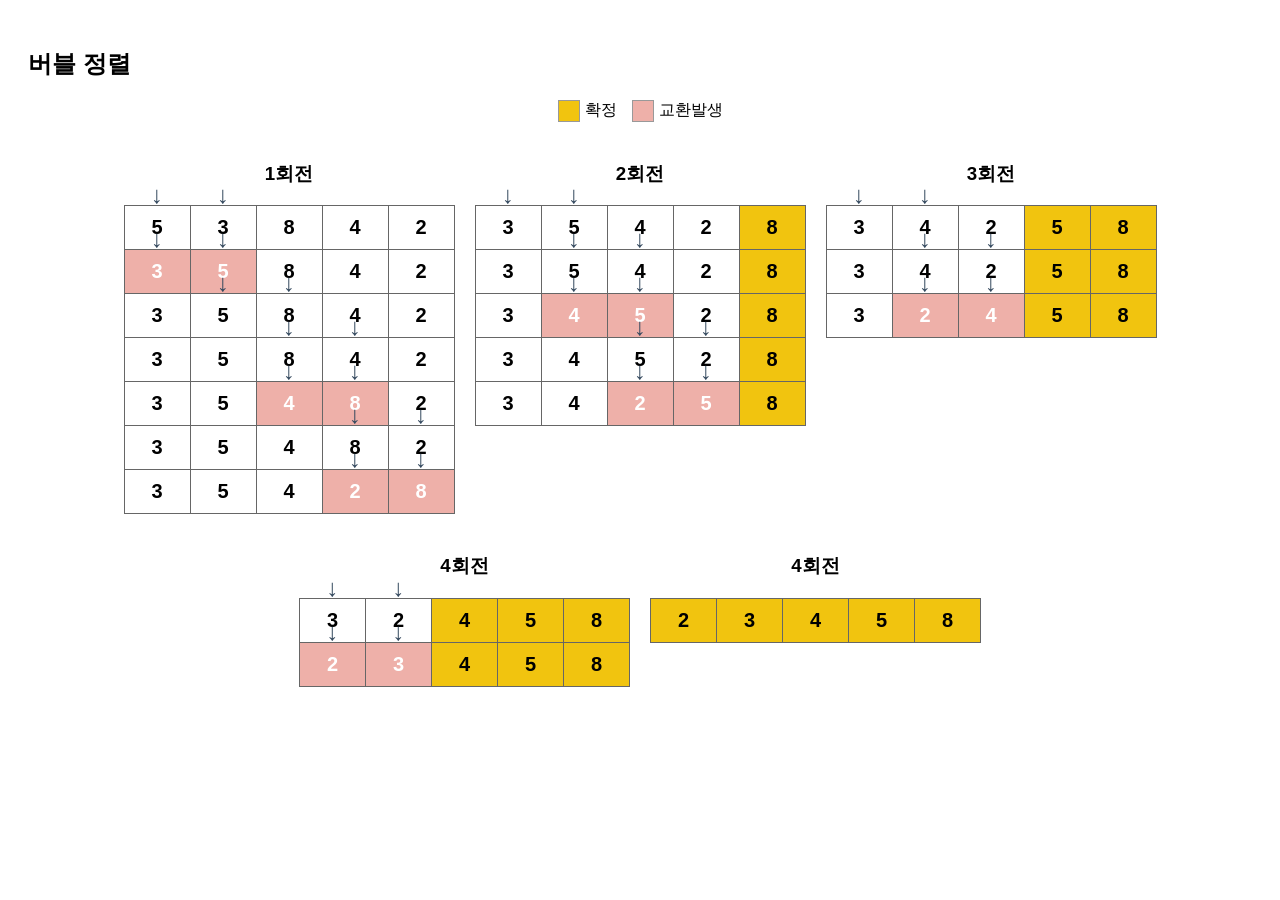
<file: workspace/sort/bubble/index.html>
<!DOCTYPE html>
<html lang="ko">
  <head>
    <meta charset="UTF-8" />
    <title>버블 정렬</title>
    <link rel="stylesheet" href="./style.css" />
  </head>
  <body>
    <h2>버블 정렬</h2>
    <div
      style="
        text-align: center;
        margin-bottom: 20px;
        display: flex;
        align-items: center;
        justify-content: center;
      "
    >
      <span
        style="
          display: inline-block;
          width: 20px;
          height: 20px;
          background-color: #f1c40f;
          margin-right: 5px;
          border: 1px solid #999;
        "
      ></span>
      <span style="margin-right: 15px">확정</span>

      <span
        style="
          display: inline-block;
          width: 20px;
          height: 20px;
          background-color: #eeb0a9;
          margin-right: 5px;
          border: 1px solid #999;
        "
      ></span>
      <span>교환발생</span>
    </div>

    <div class="container" id="container"></div>

    <script src="./script.js"></script>
  </body>
</html>
</file>
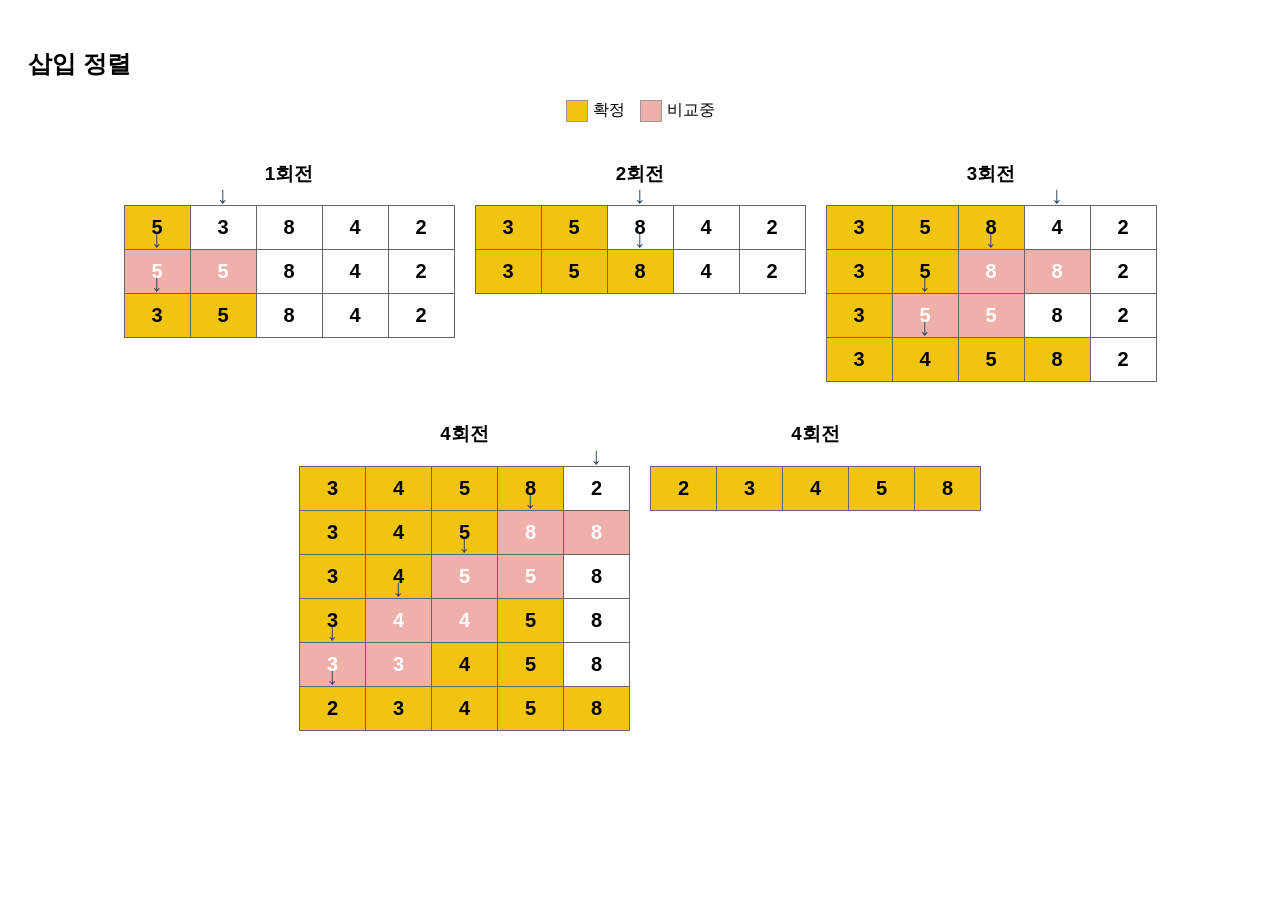
<file: workspace/sort/insert/index.html>
<!DOCTYPE html>
<html lang="ko">
  <head>
    <meta charset="UTF-8" />
    <title>삽입 정렬</title>
    <link rel="stylesheet" href="style.css" />
  </head>
  <body>
    <h2>삽입 정렬</h2>
    <div
      style="
        text-align: center;
        margin-bottom: 20px;
        display: flex;
        align-items: center;
        justify-content: center;
      "
    >
      <span
        style="
          display: inline-block;
          width: 20px;
          height: 20px;
          background-color: #f1c40f;
          margin-right: 5px;
          border: 1px solid #999;
        "
      ></span>
      <span style="margin-right: 15px">확정</span>

      <span
        style="
          display: inline-block;
          width: 20px;
          height: 20px;
          background-color: #eeb0a9;
          margin-right: 5px;
          border: 1px solid #999;
        "
      ></span>
      <span>비교중</span>
    </div>
    <div class="container" id="container"></div>

    <script src="script.js"></script>
  </body>
</html>
</file>
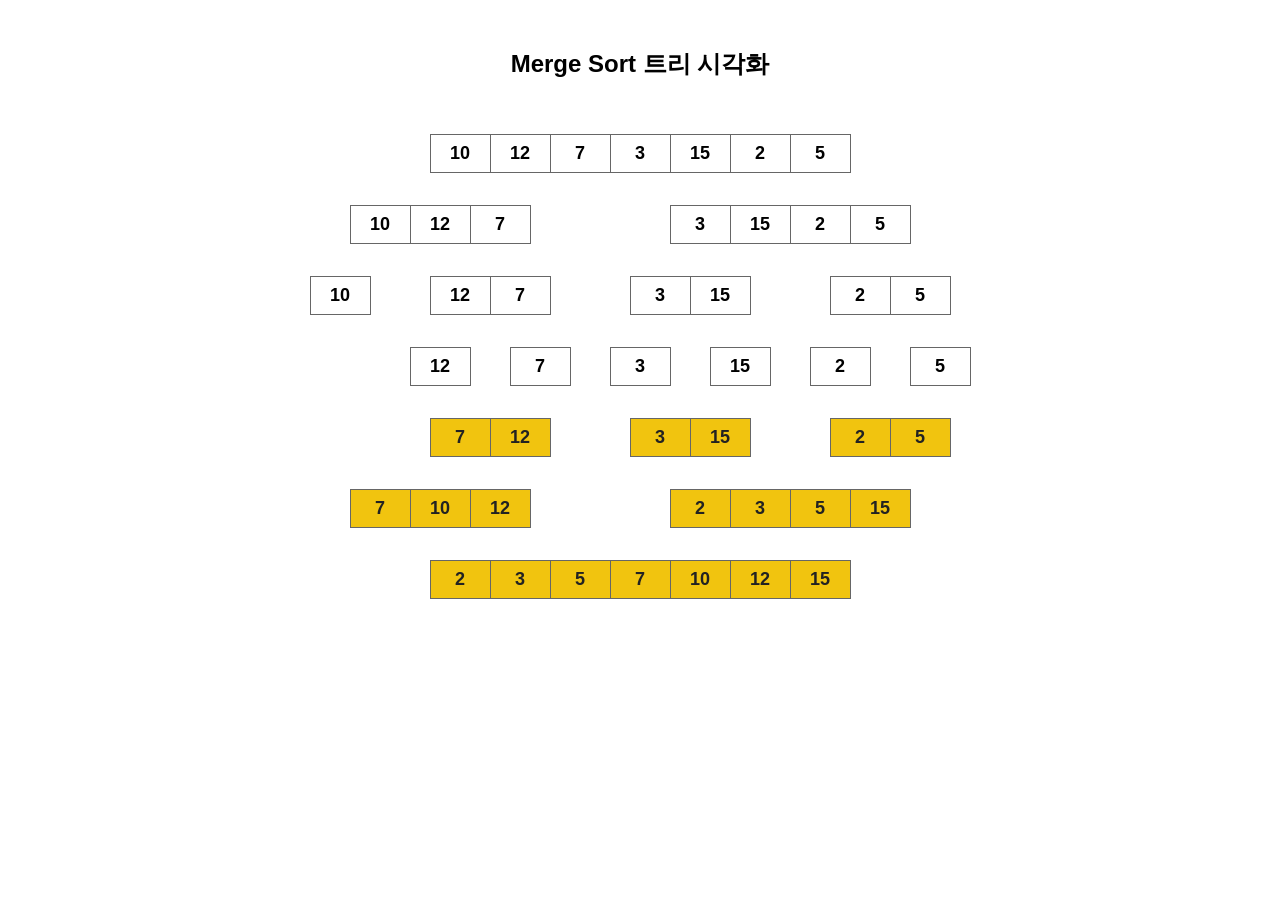
<file: workspace/sort/merge/index.html>
<!DOCTYPE html>
<html lang="ko">
  <head>
    <meta charset="UTF-8" />
    <title>Merge Sort 트리 시각화</title>
    <link rel="stylesheet" href="style.css" />
  </head>
  <body>
    <h2>Merge Sort 트리 시각화</h2>

    <div id="container"></div>

    <script src="script.js"></script>
  </body>
</html>
</file>
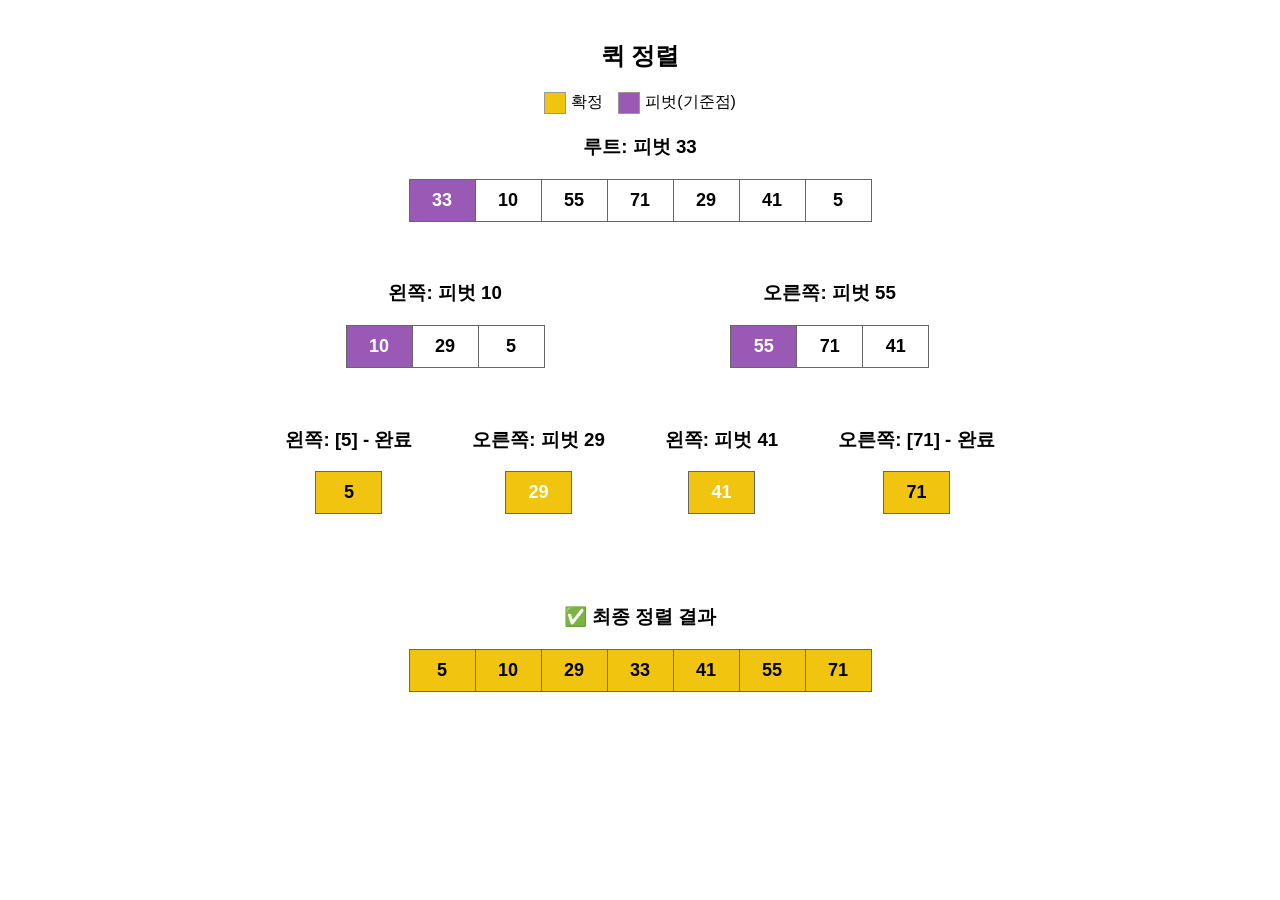
<file: workspace/sort/quick/index.html>
<!DOCTYPE html>
<html lang="ko">
  <head>
    <meta charset="UTF-8" />
    <title>퀵 정렬</title>
    <link rel="stylesheet" href="./style.css" />
  </head>
  <body>
    <h2>퀵 정렬</h2>
    <div
      style="
        text-align: center;
        margin-bottom: 20px;
        display: flex;
        align-items: center;
        justify-content: center;
      "
    >
      <span
        style="
          display: inline-block;
          width: 20px;
          height: 20px;
          background-color: #f1c40f;
          margin-right: 5px;
          border: 1px solid #999;
        "
      ></span>
      <span style="margin-right: 15px">확정</span>
      <span
        style="
          display: inline-block;
          width: 20px;
          height: 20px;
          background-color: #9b59b6;
          margin-right: 5px;
          border: 1px solid #999;
        "
      ></span>
      <span>피벗(기준점)</span>
    </div>
    <div id="tree"></div>

    <div class="final">
      <h3>✅ 최종 정렬 결과</h3>
      <table>
        <tr>
          <td class="fixed">5</td>
          <td class="fixed">10</td>
          <td class="fixed">29</td>
          <td class="fixed">33</td>
          <td class="fixed">41</td>
          <td class="fixed">55</td>
          <td class="fixed">71</td>
        </tr>
      </table>
    </div>

    <script src="./script.js"></script>
  </body>
</html>
</file>
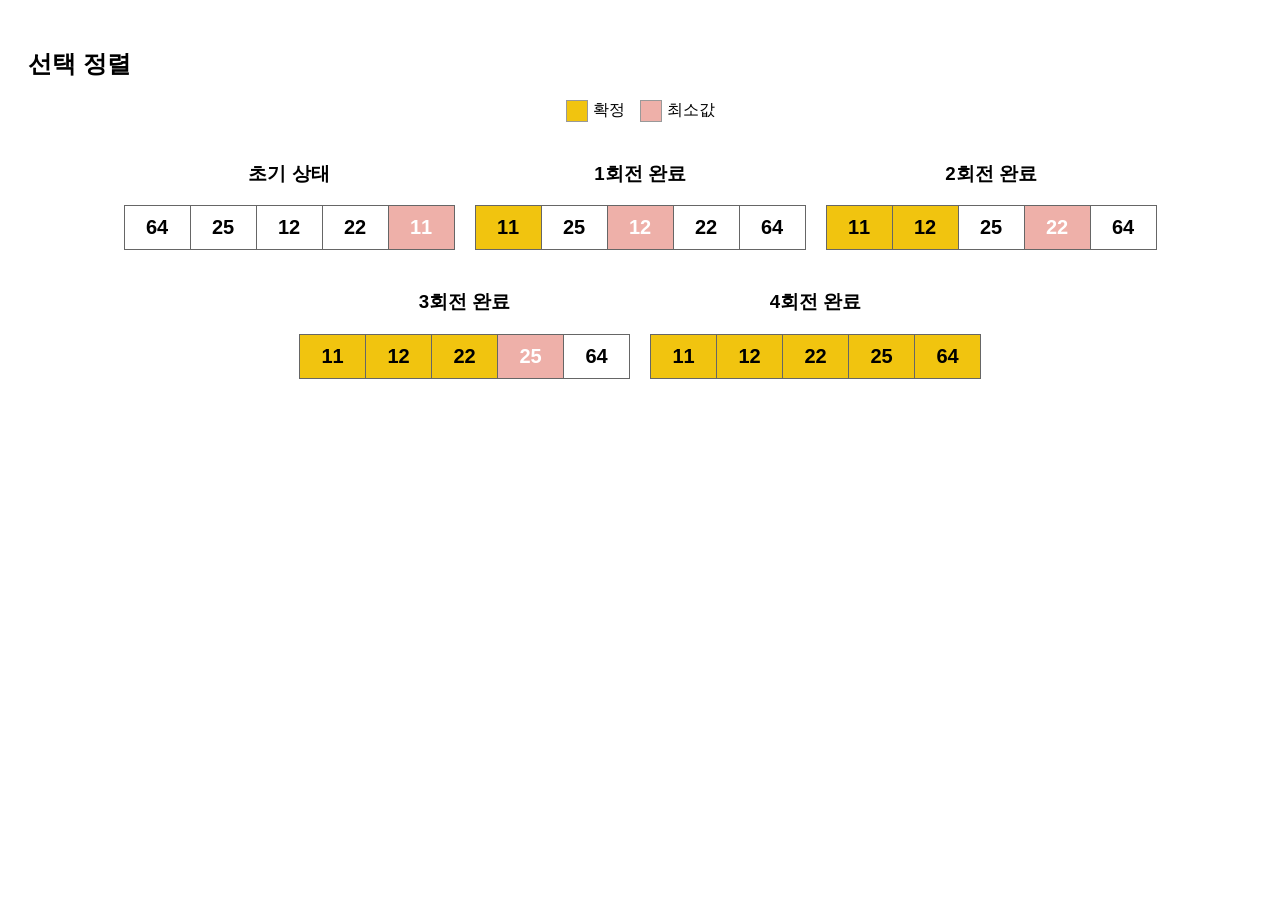
<file: workspace/sort/selection/index.html>
<!DOCTYPE html>
<html lang="ko">
  <head>
    <meta charset="UTF-8" />
    <title>선택 정렬</title>
    <link rel="stylesheet" href="./style.css" />
  </head>
  <body>
    <h2>선택 정렬</h2>
    <!-- 애니메이션 영역 -->

    <div
      style="
        text-align: center;
        margin-bottom: 20px;
        display: flex;
        align-items: center;
        justify-content: center;
      "
    >
      <span
        style="
          display: inline-block;
          width: 20px;
          height: 20px;
          background-color: #f1c40f;
          margin-right: 5px;
          border: 1px solid #999;
        "
      ></span>
      <span style="margin-right: 15px">확정</span>

      <span
        style="
          display: inline-block;
          width: 20px;
          height: 20px;
          background-color: #eeb0a9;
          margin-right: 5px;
          border: 1px solid #999;
        "
      ></span>
      <span>최소값</span>
    </div>

    <!-- 5단계 표 누적 표시 영역 -->
    <div class="container" id="container"></div>
    <script src="./script.js"></script>
  </body>
</html>
</file>
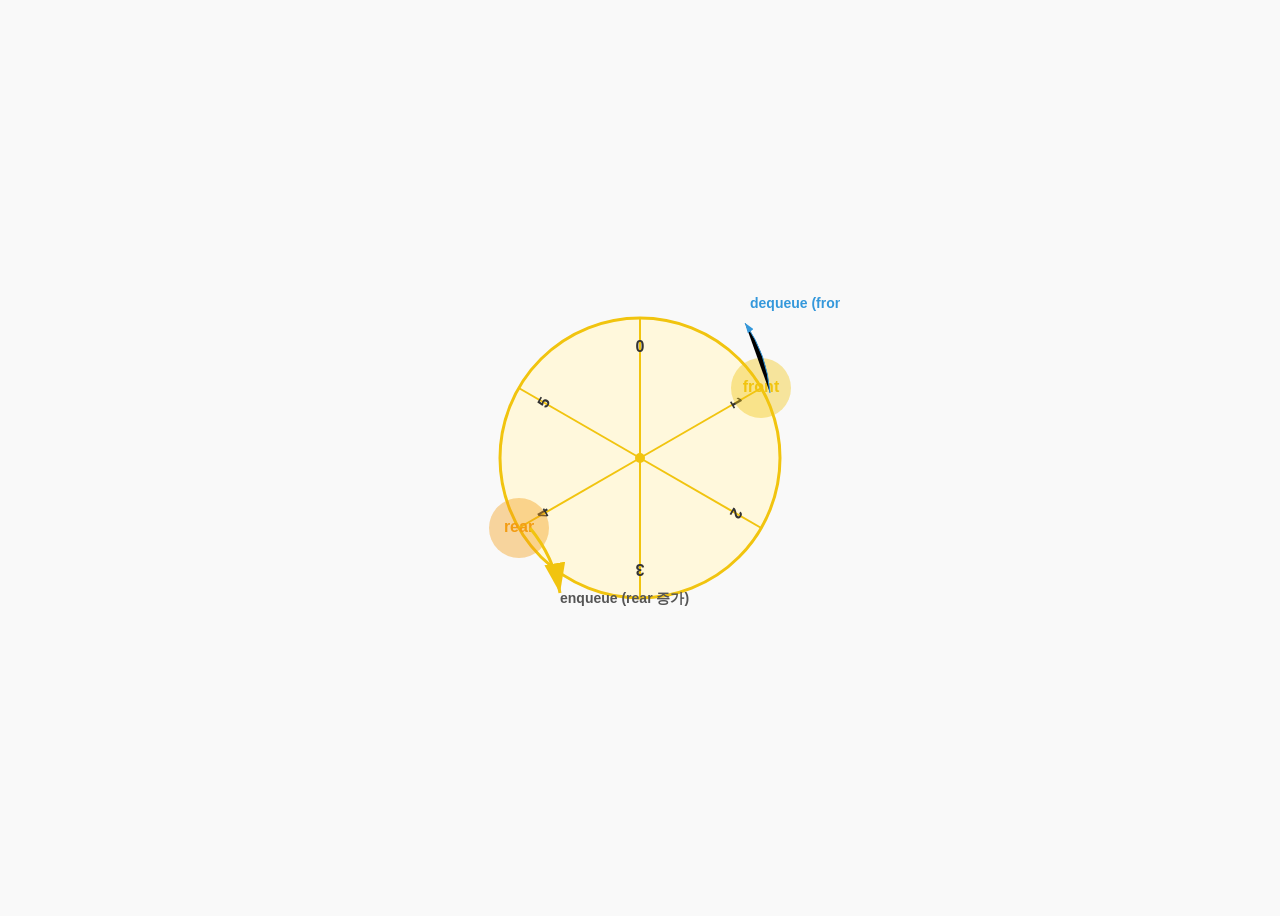
<file: workspace/queue/circle.html>
<!DOCTYPE html>
<html lang="ko">
  <head>
    <meta charset="UTF-8" />
    <meta name="viewport" content="width=device-width, initial-scale=1" />
    <title>원형 큐 순서도</title>
    <style>
      body {
        font-family: 'Segoe UI', Tahoma, Geneva, Verdana, sans-serif;
        display: flex;
        justify-content: center;
        align-items: center;
        height: 100vh;
        background: #f9f9f9;
      }
      svg {
        width: 400px;
        height: 400px;
      }
      .slot {
        fill: #fff8dc;
        stroke: #f1c40f;
        stroke-width: 3;
      }
      .highlight-front {
        fill: #f1c40f;
        opacity: 0.4;
      }
      .highlight-rear {
        fill: #f39c12;
        opacity: 0.4;
      }
      text {
        font-weight: 600;
        fill: #333;
        user-select: none;
      }
      .label-front {
        fill: #f1c40f;
        font-weight: 700;
      }
      .label-rear {
        fill: #f39c12;
        font-weight: 700;
      }
      .arrow {
        fill: none;
        stroke: #f1c40f;
        stroke-width: 3;
        marker-end: url(#arrowhead);
      }
      .arrow-dequeue {
        stroke: #3498db;
        marker-end: url(#arrowhead-blue);
      }
      .desc {
        font-size: 14px;
        fill: #555;
      }
    </style>
  </head>
  <body>
    <svg viewBox="0 0 400 400" aria-label="원형 큐 순서도" role="img">
      <defs>
        <marker
          id="arrowhead"
          markerWidth="10"
          markerHeight="7"
          refX="10"
          refY="3.5"
          orient="auto"
          fill="#f1c40f"
        >
          <polygon points="0 0, 10 3.5, 0 7" />
        </marker>
        <marker
          id="arrowhead-blue"
          markerWidth="10"
          markerHeight="7"
          refX="10"
          refY="3.5"
          orient="auto"
          fill="#3498db"
        >
          <polygon points="0 0, 10 3.5, 0 7" />
        </marker>
      </defs>

      <!-- 6개 슬롯 -->
      <g transform="translate(200,200)">
        <circle r="140" fill="#fff8dc" stroke="#f1c40f" stroke-width="3" />
        <!-- 슬롯 구획 선과 번호 -->
        <g>
          <!-- 각 슬롯 구획 선 -->
          <line
            x1="0"
            y1="0"
            x2="0"
            y2="-140"
            stroke="#f1c40f"
            stroke-width="2"
          />
          <line
            transform="rotate(60)"
            x1="0"
            y1="0"
            x2="0"
            y2="-140"
            stroke="#f1c40f"
            stroke-width="2"
          />
          <line
            transform="rotate(120)"
            x1="0"
            y1="0"
            x2="0"
            y2="-140"
            stroke="#f1c40f"
            stroke-width="2"
          />
          <line
            transform="rotate(180)"
            x1="0"
            y1="0"
            x2="0"
            y2="-140"
            stroke="#f1c40f"
            stroke-width="2"
          />
          <line
            transform="rotate(240)"
            x1="0"
            y1="0"
            x2="0"
            y2="-140"
            stroke="#f1c40f"
            stroke-width="2"
          />
          <line
            transform="rotate(300)"
            x1="0"
            y1="0"
            x2="0"
            y2="-140"
            stroke="#f1c40f"
            stroke-width="2"
          />

          <!-- 번호 텍스트 -->
          <text x="0" y="-110" text-anchor="middle" dominant-baseline="middle">
            0
          </text>
          <text
            transform="rotate(60)"
            x="0"
            y="-110"
            text-anchor="middle"
            dominant-baseline="middle"
          >
            1
          </text>
          <text
            transform="rotate(120)"
            x="0"
            y="-110"
            text-anchor="middle"
            dominant-baseline="middle"
          >
            2
          </text>
          <text
            transform="rotate(180)"
            x="0"
            y="-110"
            text-anchor="middle"
            dominant-baseline="middle"
          >
            3
          </text>
          <text
            transform="rotate(240)"
            x="0"
            y="-110"
            text-anchor="middle"
            dominant-baseline="middle"
          >
            4
          </text>
          <text
            transform="rotate(300)"
            x="0"
            y="-110"
            text-anchor="middle"
            dominant-baseline="middle"
          >
            5
          </text>
        </g>

        <!-- front 위치 표시 (예: 1) -->
        <circle cx="121" cy="-70" r="30" class="highlight-front" />
        <text
          x="121"
          y="-70"
          text-anchor="middle"
          dominant-baseline="middle"
          class="label-front"
        >
          front
        </text>

        <!-- rear 위치 표시 (예: 4) -->
        <circle cx="-121" cy="70" r="30" class="highlight-rear" />
        <text
          x="-121"
          y="70"
          text-anchor="middle"
          dominant-baseline="middle"
          class="label-rear"
        >
          rear
        </text>

        <!-- enqueue 방향 화살표 -->
        <path d="M -110 70 A 140 140 0 0 1 -80 135" class="arrow" />
        <text x="-80" y="145" class="desc">enqueue (rear 증가)</text>

        <!-- dequeue 방향 화살표 -->
        <path d="M 130 -65 A 140 140 0 0 0 105 -135" class="arrow-dequeue" />
        <text x="110" y="-150" class="desc" style="fill: #3498db">
          dequeue (front 증가)
        </text>

        <!-- 원 중심 -->
        <circle r="5" fill="#f1c40f" />
      </g>
    </svg>
  </body>
</html>
</file>
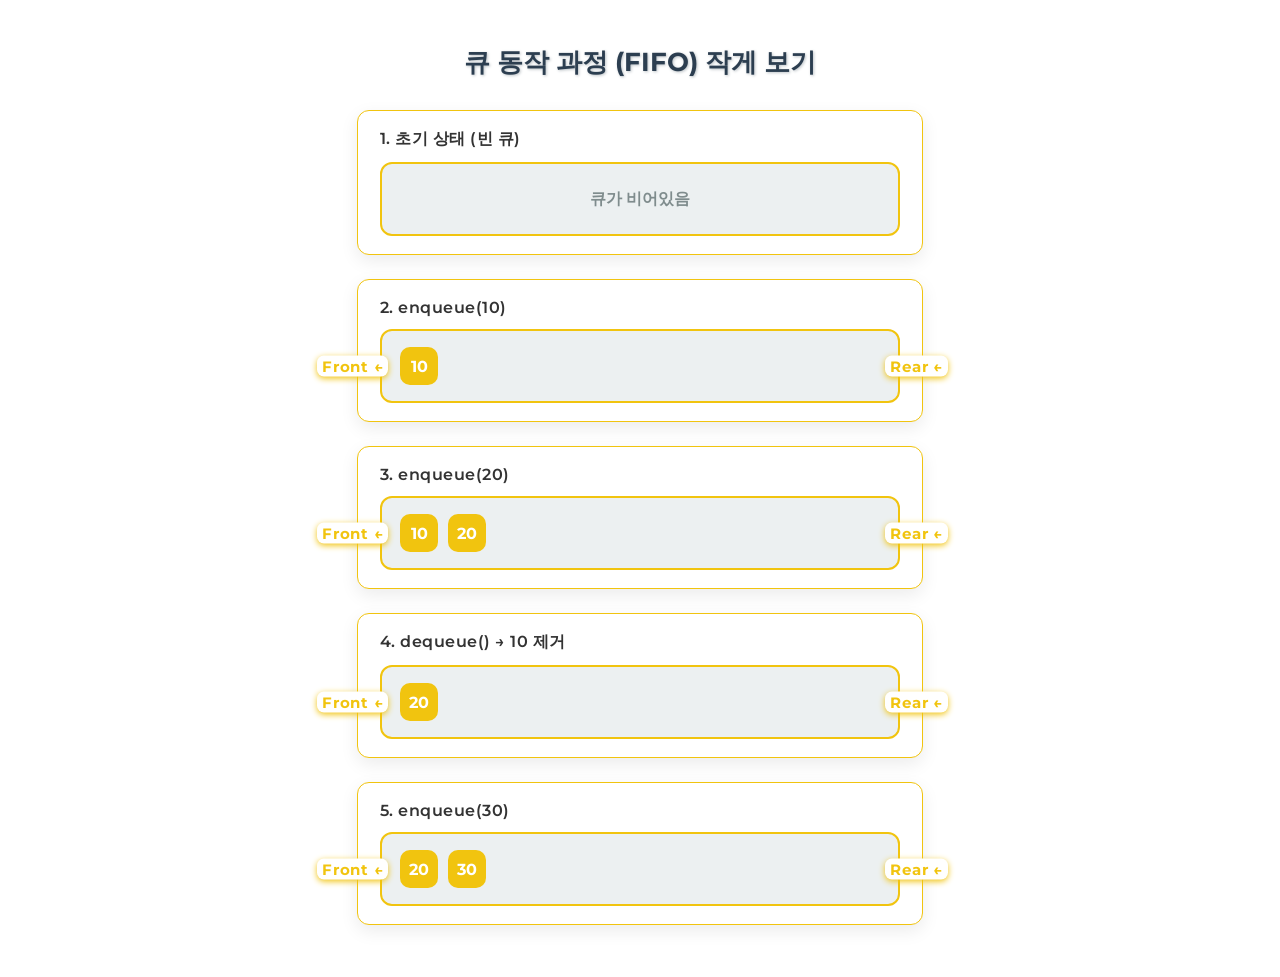
<file: workspace/queue/queue.html>
<!DOCTYPE html>
<html lang="ko">
  <head>
    <meta charset="UTF-8" />
    <meta name="viewport" content="width=device-width, initial-scale=1" />
    <title>큐 동작 과정 - 작게 보기</title>
    <style>
      @import url('https://fonts.googleapis.com/css2?family=Montserrat:wght@500&display=swap');

      body {
        font-family: 'Montserrat', sans-serif;
        color: #333;
        padding: 20px;
        min-height: 100vh;
      }

      h1 {
        text-align: center;
        margin-bottom: 30px;
        color: #2c3e50;
        text-shadow: 1px 1px 3px #bdc3c7;
        font-size: 1.6rem;
      }

      .step {
        background: #fff;
        border-radius: 12px;
        box-shadow: 0 6px 18px rgba(0, 0, 0, 0.08);
        padding: 18px 22px;
        margin-bottom: 24px;
        max-width: 520px;
        margin-left: auto;
        margin-right: auto;
        position: relative;
        user-select: none;
        border: 1px solid #f1c40f;
      }

      .step-label {
        font-size: 1rem;
        font-weight: 600;
        margin-bottom: 12px;
        letter-spacing: 0.03em;
      }

      .queue-box {
        display: flex;
        align-items: center;
        gap: 10px;
        border: 2px solid #f1c40f;
        border-radius: 12px;
        padding: 10px 18px;
        background: #ecf0f1;
        min-height: 50px;
        position: relative;
      }

      .item {
        min-width: 38px;
        height: 38px;
        border-radius: 10px;
        color: #fff;
        font-weight: 700;
        font-size: 1rem;
        display: flex;
        justify-content: center;
        align-items: center;
        transition: transform 0.3s ease;
        user-select: none;
        background-color: #f1c40f;
      }

      /* 앞/뒤 표시용 화살표 */
      .front-arrow,
      .rear-arrow {
        position: absolute;
        top: 50%;
        transform: translateY(-50%);
        font-weight: 700;
        font-size: 0.95rem;
        color: #f1c40f;
        user-select: none;
        background: #fff;
        padding: 1px 5px;
        border-radius: 7px;
        box-shadow: 0 2px 6px #f1c40f;
        letter-spacing: 0.05em;
        white-space: nowrap;
      }
      .front-arrow {
        left: -65px;
      }
      .rear-arrow {
        right: -50px;
      }
    </style>
  </head>
  <body>
    <h1>큐 동작 과정 (FIFO) 작게 보기</h1>

    <!-- 1단계 -->
    <section class="step">
      <div class="step-label">1. 초기 상태 (빈 큐)</div>
      <div
        class="queue-box"
        style="
          justify-content: center;
          color: #7f8c8d;
          font-weight: 600;
          font-size: 1rem;
        "
      >
        큐가 비어있음
      </div>
    </section>

    <!-- 2단계 -->
    <section class="step">
      <div class="step-label">2. enqueue(10)</div>
      <div class="queue-box">
        <div class="front-arrow">Front ←</div>
        <div class="item">10</div>
        <div class="rear-arrow">Rear ←</div>
      </div>
    </section>

    <!-- 3단계 -->
    <section class="step">
      <div class="step-label">3. enqueue(20)</div>
      <div class="queue-box">
        <div class="front-arrow">Front ←</div>
        <div class="item">10</div>
        <div class="item">20</div>
        <div class="rear-arrow">Rear ←</div>
      </div>
    </section>

    <!-- 4단계 -->
    <section class="step">
      <div class="step-label">4. dequeue() → 10 제거</div>
      <div class="queue-box">
        <div class="front-arrow">Front ←</div>
        <div class="item">20</div>
        <div class="rear-arrow">Rear ←</div>
      </div>
    </section>

    <!-- 5단계 -->
    <section class="step">
      <div class="step-label">5. enqueue(30)</div>
      <div class="queue-box">
        <div class="front-arrow">Front ←</div>
        <div class="item">20</div>
        <div class="item">30</div>
        <div class="rear-arrow">Rear ←</div>
      </div>
    </section>
  </body>
</html>
</file>
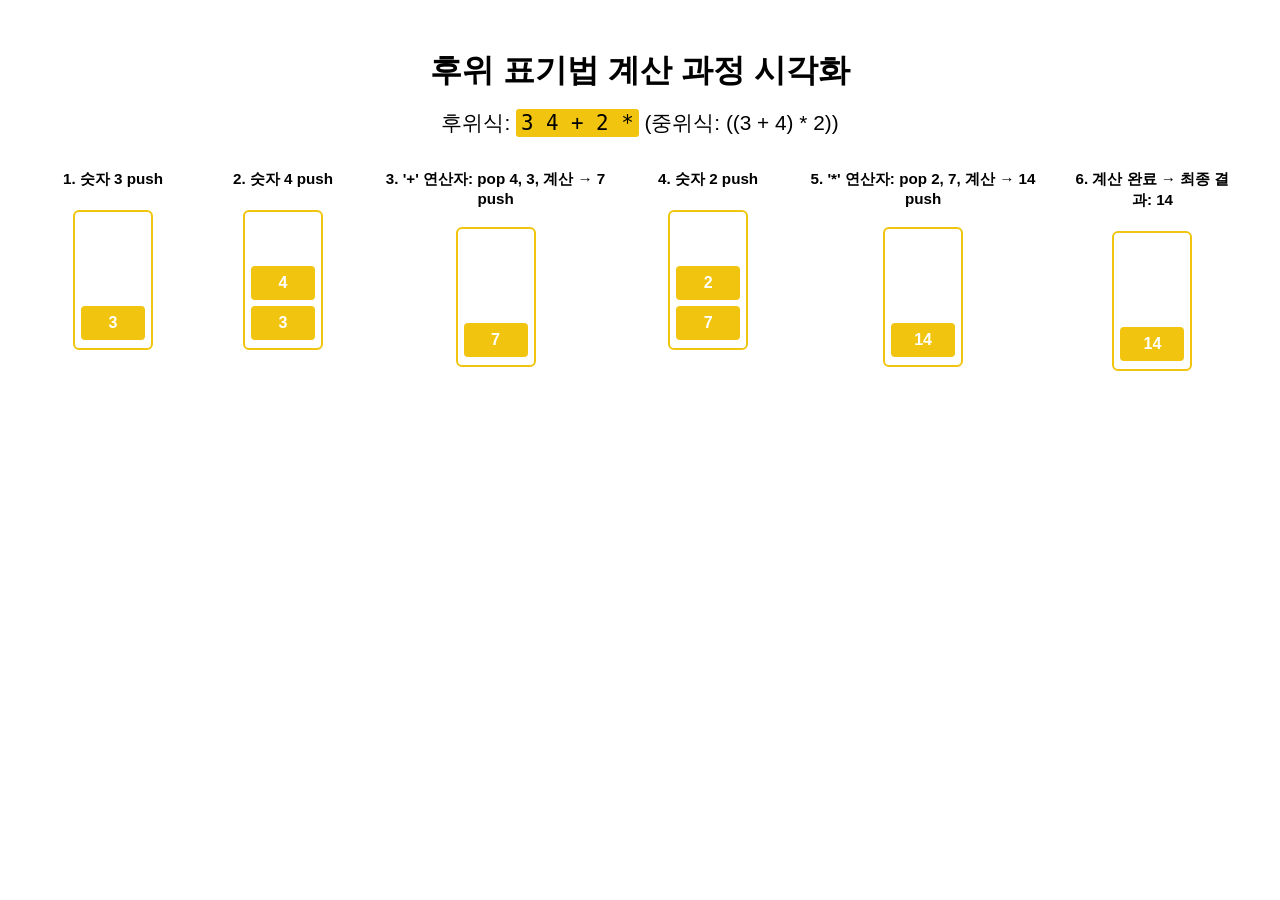
<file: workspace/stack/rpn.html>
<!DOCTYPE html>
<html lang="ko">
  <head>
    <meta charset="UTF-8" />
    <meta name="viewport" content="width=device-width, initial-scale=1" />
    <title>후위 표기법 계산 과정 시각화 (설명 박스 위, 간격 넓게)</title>
    <style>
      body {
        font-family: 'Arial', sans-serif;
        padding: 20px;
      }
      h1 {
        text-align: center;
        margin-bottom: 16px;
      }
      #expression {
        font-size: 1.3rem;
        text-align: center;
        margin-bottom: 20px;
      }
      #steps {
        display: flex;
        overflow-x: auto;
        padding-bottom: 10px;
      }
      .step {
        padding: 12px 15px;
        border-radius: 6px;
        min-width: 140px;
        display: flex;
        flex-direction: column;
        align-items: center;
      }
      .step strong {
        font-size: 0.95rem;
        margin-bottom: 20px; /* 설명 텍스트와 스택 사이 간격 넓게 */
        text-align: center;
        user-select: none;
      }
      .stack-container {
        display: flex;
        flex-direction: column-reverse; /* 아래에서 위로 쌓이는 효과 */
        align-items: center;
        min-height: 120px;
        gap: 6px;
        border: 1px solid #ddd;
        padding: 8px;
        width: 60px;
        border-radius: 6px;
        border: 2px solid #f1c40f;
      }
      .stack-item {
        background: #f1c40f;
        color: white;
        padding: 8px 12px;
        border-radius: 4px;
        font-weight: bold;
        min-width: 40px;
        text-align: center;
        user-select: none;
      }
      code {
        background: #f1c40f;
        padding: 2px 5px;
        border-radius: 3px;
      }
    </style>
  </head>
  <body>
    <h1>후위 표기법 계산 과정 시각화</h1>
    <div id="expression">
      후위식: <code>3 4 + 2 *</code> (중위식: ((3 + 4) * 2))
    </div>

    <div id="steps"></div>

    <script>
      const expression = ['3', '4', '+', '2', '*']
      const stepsContainer = document.getElementById('steps')
      let stack = []

      function renderStack() {
        if (stack.length === 0) return '<i>스택 비어있음</i>'
        return `<div class="stack-container">${stack
          .map((v) => `<div class="stack-item">${v}</div>`)
          .join('')}</div>`
      }

      // 1단계: 숫자 3 push
      let stepNum = 1
      stack.push('3')
      stepsContainer.innerHTML += `
    <div class="step">
      <strong>${stepNum}. 숫자 3 push</strong>
      ${renderStack()}
    </div>
  `

      // 2단계: 숫자 4 push
      stepNum++
      stack.push('4')
      stepsContainer.innerHTML += `
    <div class="step">
      <strong>${stepNum}. 숫자 4 push</strong>
      ${renderStack()}
    </div>
  `

      // 3단계: '+' 연산자, 두 개 pop 후 계산, 결과 push
      stepNum++
      let b = Number(stack.pop())
      let a = Number(stack.pop())
      let result = a + b
      stack.push(result.toString())
      stepsContainer.innerHTML += `
    <div class="step">
      <strong>${stepNum}. '+' 연산자: pop ${b}, ${a}, 계산 → ${result} push</strong>
      ${renderStack()}
    </div>
  `

      // 4단계: 숫자 2 push
      stepNum++
      stack.push('2')
      stepsContainer.innerHTML += `
    <div class="step">
      <strong>${stepNum}. 숫자 2 push</strong>
      ${renderStack()}
    </div>
  `

      // 5단계: '*' 연산자, 두 개 pop 후 계산, 결과 push
      stepNum++
      b = Number(stack.pop())
      a = Number(stack.pop())
      result = a * b
      stack.push(result.toString())
      stepsContainer.innerHTML += `
    <div class="step">
      <strong>${stepNum}. '*' 연산자: pop ${b}, ${a}, 계산 → ${result} push</strong>
      ${renderStack()}
    </div>
  `

      // 6단계: 최종 결과 출력
      stepNum++
      stepsContainer.innerHTML += `
    <div class="step">
      <strong>${stepNum}. 계산 완료 → 최종 결과: ${stack[0]}</strong>
      ${renderStack()}
    </div>
  `
    </script>
  </body>
</html>
</file>
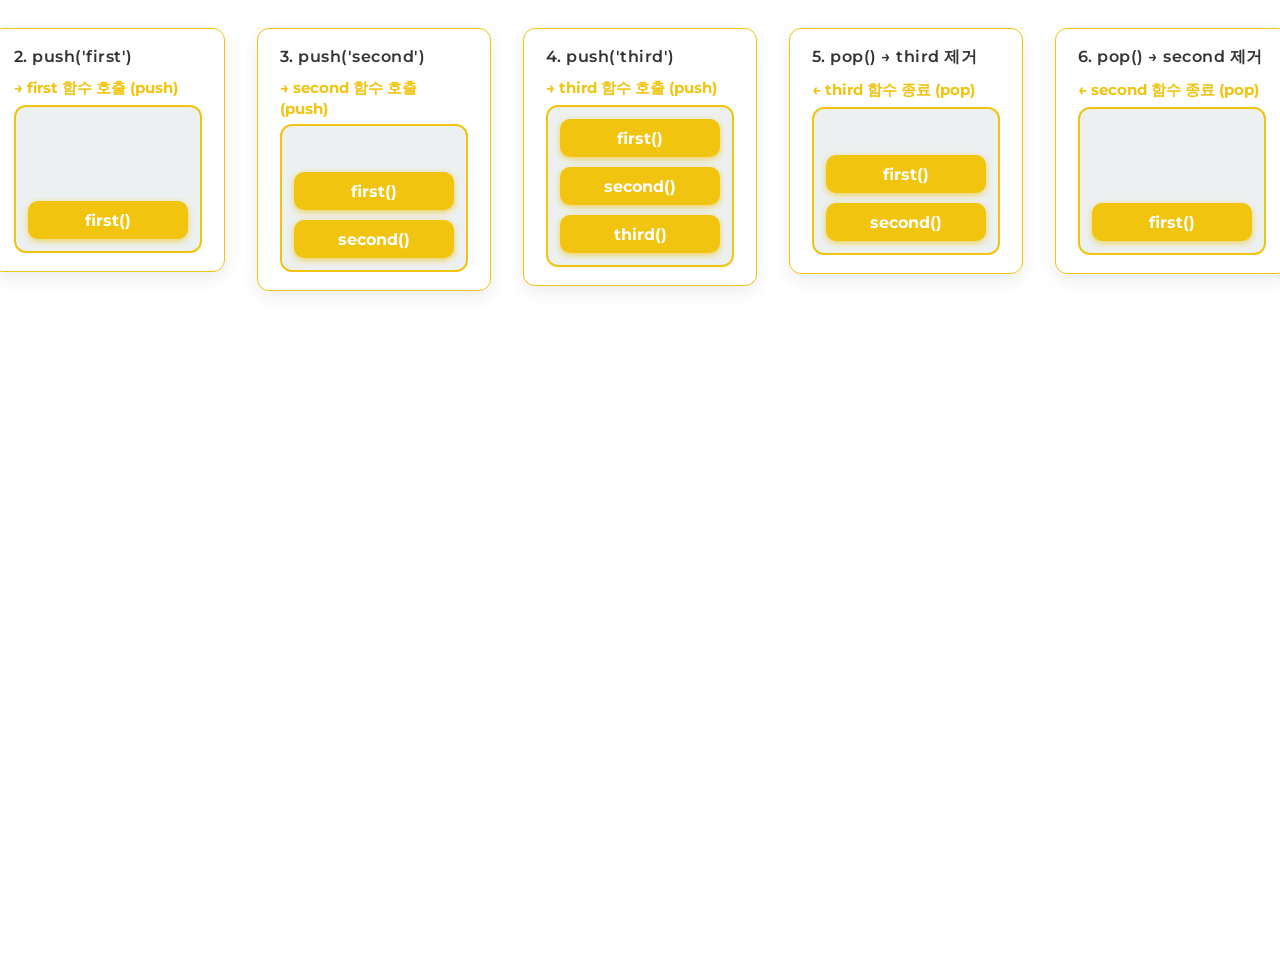
<file: workspace/stack/stack.html>
<!DOCTYPE html>
<html lang="ko">
  <head>
    <meta charset="UTF-8" />
    <meta name="viewport" content="width=device-width, initial-scale=1" />
    <title>스택 동작 과정 - 작고 예쁜 시각화</title>
    <style>
      @import url('https://fonts.googleapis.com/css2?family=Montserrat:wght@500&display=swap');

      body {
        font-family: 'Montserrat', sans-serif;
        color: #333;
        padding: 20px;
        min-height: 100vh;
        display: flex;
        gap: 2rem;
        align-items: start;
        justify-content: center;
      }

      h1 {
        text-align: center;
        margin-bottom: 30px;
        color: #2c3e50;
        text-shadow: 1px 1px 3px #bdc3c7;
        font-size: 1.6rem;
      }

      .step {
        background: #fff;
        border-radius: 12px;
        box-shadow: 0 6px 18px rgba(0, 0, 0, 0.08);
        padding: 18px 22px;
        margin-bottom: 24px;
        max-width: 380px;
        margin-left: auto;
        margin-right: auto;
        user-select: none;
        border: 1px solid #f1c40f;
      }

      .step-label {
        font-size: 1rem;
        font-weight: 600;
        margin-bottom: 12px;
        letter-spacing: 0.03em;
      }

      .stack-container {
        border: 2px solid #f1c40f;
        border-radius: 12px;
        background: #ecf0f1;
        min-height: 120px;
        padding: 12px;
        display: flex;
        flex-direction: column-reverse; /* 아래에서 위로 쌓임 */
        gap: 10px;
        max-width: 200px;
        margin: 0 auto;
        align-items: center;
      }

      .stack-item {
        background-color: #f1c40f;
        color: white;
        font-weight: 700;
        font-size: 1rem;
        border-radius: 10px;
        height: 38px;
        width: 160px; /* 너비 고정 */
        display: flex;
        justify-content: center;
        align-items: center;
        user-select: none;
        box-shadow: 0 2px 6px rgba(241, 196, 15, 0.7);
      }

      /* 빈 스택 텍스트도 크기 통일 */
      .stack-container > div.empty {
        width: 160px;
        height: 38px;
        line-height: 38px;
        color: #7f8c8d;
        text-align: center;
        user-select: none;
        font-weight: 600;
      }

      /* push/pop 표시 */
      .action {
        color: #f1c40f;
        font-weight: 700;
        font-size: 0.95rem;
        margin-bottom: 6px;
      }
    </style>
  </head>
  <body>
    <!-- 1단계 -->
    <section class="step">
      <div class="step-label">1. 초기 상태 (빈 스택)</div>
      <div class="stack-container" aria-label="스택">
        <!-- 비어있음 -->
        <div class="empty">스택이 비어있음</div>
      </div>
    </section>

    <!-- 2단계 -->
    <section class="step">
      <div class="step-label">2. push('first')</div>
      <div class="action">→ first 함수 호출 (push)</div>
      <div class="stack-container" aria-label="스택">
        <div class="stack-item">first()</div>
      </div>
    </section>

    <!-- 3단계 -->
    <section class="step">
      <div class="step-label">3. push('second')</div>
      <div class="action">→ second 함수 호출 (push)</div>
      <div class="stack-container" aria-label="스택">
        <div class="stack-item">second()</div>
        <div class="stack-item">first()</div>
      </div>
    </section>

    <!-- 4단계 -->
    <section class="step">
      <div class="step-label">4. push('third')</div>
      <div class="action">→ third 함수 호출 (push)</div>
      <div class="stack-container" aria-label="스택">
        <div class="stack-item">third()</div>
        <div class="stack-item">second()</div>
        <div class="stack-item">first()</div>
      </div>
    </section>

    <!-- 5단계 -->
    <section class="step">
      <div class="step-label">5. pop() → third 제거</div>
      <div class="action">← third 함수 종료 (pop)</div>
      <div class="stack-container" aria-label="스택">
        <div class="stack-item">second()</div>
        <div class="stack-item">first()</div>
      </div>
    </section>

    <!-- 6단계 -->
    <section class="step">
      <div class="step-label">6. pop() → second 제거</div>
      <div class="action">← second 함수 종료 (pop)</div>
      <div class="stack-container" aria-label="스택">
        <div class="stack-item">first()</div>
      </div>
    </section>

    <!-- 7단계 -->
    <section class="step">
      <div class="step-label">7. pop() → first 제거</div>
      <div class="action">← first 함수 종료 (pop)</div>
      <div class="stack-container" aria-label="스택">
        <div class="empty">스택이 비어있음</div>
      </div>
    </section>
  </body>
</html>
</file>
<file: workspace/sort/bubble/style.css>
body {
  font-family: Arial, sans-serif;
  padding: 20px;
}
.container {
  display: flex;
  gap: 20px;
  justify-content: center;
  flex-wrap: wrap;
}
.step {
  text-align: center;
  min-width: 150px;
}
table {
  border-collapse: collapse;
  margin-top: 8px;
  width: 100%;
}
td {
  border: 1px solid #666;
  padding: 10px 15px;
  font-weight: bold;
  font-size: 20px;
  min-width: 35px;
  text-align: center;
  position: relative;
}
td.fixed {
  background-color: #f1c40f; /* 노랑 - 확정 */
}
td.min {
  background-color: #eeb0a9; /* 빨강 - 최소값 */
  color: white;
}
td.current::after {
  content: '↓';
  position: absolute;
  top: -25px;
  left: 50%;
  transform: translateX(-50%);
  font-size: 24px;
  color: #34495e;
  user-select: none;
}
</file>
<file: workspace/sort/insert/style.css>
body {
  font-family: Arial, sans-serif;
  padding: 20px;
}
.container {
  display: flex;
  gap: 20px;
  justify-content: center;
  flex-wrap: wrap;
}
.step {
  text-align: center;
  min-width: 150px;
}
table {
  border-collapse: collapse;
  margin-top: 8px;
  width: 100%;
}
td {
  border: 1px solid #666;
  padding: 10px 15px;
  font-weight: bold;
  font-size: 20px;
  min-width: 35px;
  text-align: center;
  position: relative;
}
td.fixed {
  background-color: #f1c40f; /* 노랑 - 확정 */
}
td.min {
  background-color: #eeb0a9; /* 빨강 - 비교중, 이동 대상 */
  color: white;
}
td.current::after {
  content: '↓';
  position: absolute;
  top: -25px;
  left: 50%;
  transform: translateX(-50%);
  font-size: 24px;
  color: #34495e;
  user-select: none;
}
</file>
<file: workspace/sort/merge/style.css>
body {
  font-family: Arial, sans-serif;
  padding: 20px;
  background: #fff;
  text-align: center;
}

h2 {
  margin-bottom: 30px;
}

#container {
  overflow-x: auto;
  padding-bottom: 40px;
  white-space: nowrap;
  user-select: none;
  display: flex;
  justify-content: center;
}

.tree-node {
  display: inline-flex;
  flex-direction: column;
  align-items: center;
  margin: 1rem 0;
  min-width: 100px;
  position: relative;
}

/* 배열 테이블 스타일 */
table {
  border-collapse: collapse;
  margin: 8px 0;
  width: max-content;
}
td {
  border: 1px solid #666;
  padding: 8px 12px;
  font-weight: bold;
  font-size: 18px;
  min-width: 35px;
  text-align: center;
  position: relative;
  background-color: #fff;
  user-select: none;
}
td.fixed {
  background-color: #f1c40f; /* 노랑 - 확정 */
  color: #222;
}
td.min {
  background-color: #eeb0a9; /* 빨강 - 최소값 */
  color: white;
}
td.current::after {
  content: '↓';
  position: absolute;
  top: -25px;
  left: 50%;
  transform: translateX(-50%);
  font-size: 24px;
  color: #34495e;
  user-select: none;
}

.children {
  display: flex;
  justify-content: center;
  width: 100%;
}
</file>
<file: workspace/sort/quick/style.css>
body {
  font-family: Arial, sans-serif;
  padding: 20px;
  margin: 0;
}
h2 {
  text-align: center;
}
.legend {
  text-align: center;
  margin-bottom: 20px;
  display: flex;
  align-items: center;
  justify-content: center;
  gap: 20px;
}
.legend span.box {
  display: inline-block;
  width: 20px;
  height: 20px;
  border: 1px solid #999;
  margin-right: 5px;
}
.node {
  text-align: center;
  margin-bottom: 40px;
}
.branch {
  display: flex;
  justify-content: center;
  align-items: flex-start;
  margin-top: 20px;
  gap: 60px;
  position: relative;
  flex-wrap: wrap;
}
.arrow {
  position: absolute;
  top: -10px;
  left: 50%;
  transform: translateX(-50%);
  font-size: 24px;
  color: #999;
  user-select: none;
}
table {
  border-collapse: collapse;
  margin: 0 auto;
}
td {
  border: 1px solid #666;
  padding: 10px 15px;
  font-weight: bold;
  font-size: 18px;
  min-width: 35px;
  text-align: center;
  position: relative;
}
td.pivot {
  background-color: #9b59b6; /* 보라색 - 피벗 */
  color: white;
}
td.fixed {
  background-color: #f1c40f; /* 노랑 - 정렬 완료 */
}
.final {
  margin-top: 50px;
  text-align: center;
}
</file>
<file: workspace/sort/selection/style.css>
body {
  font-family: Arial, sans-serif;
  padding: 20px;
}
.container {
  display: flex;
  gap: 20px;
  justify-content: center;
  flex-wrap: wrap;
}
.step {
  text-align: center;
  min-width: 150px;
}
table {
  border-collapse: collapse;
  margin-top: 8px;
  width: 100%;
}
td {
  border: 1px solid #666;
  padding: 10px 15px;
  font-weight: bold;
  font-size: 20px;
  min-width: 35px;
  text-align: center;
  position: relative;
}
td.fixed {
  background-color: #f1c40f; /* 노랑 - 확정 */
}
td.min {
  background-color: #eeb0a9; /* 빨강 - 최소값 */
  color: white;
}
td.current::after {
  content: '↓';
  position: absolute;
  top: -25px;
  left: 50%;
  transform: translateX(-50%);
  font-size: 24px;
  color: #34495e;
  user-select: none;
}

/* 애니메이션용 테이블 스타일 (위쪽) */
#animationTable {
  width: auto !important;
}
#animationRow td {
  min-width: 50px;
  padding: 15px 25px;
}
</file>
